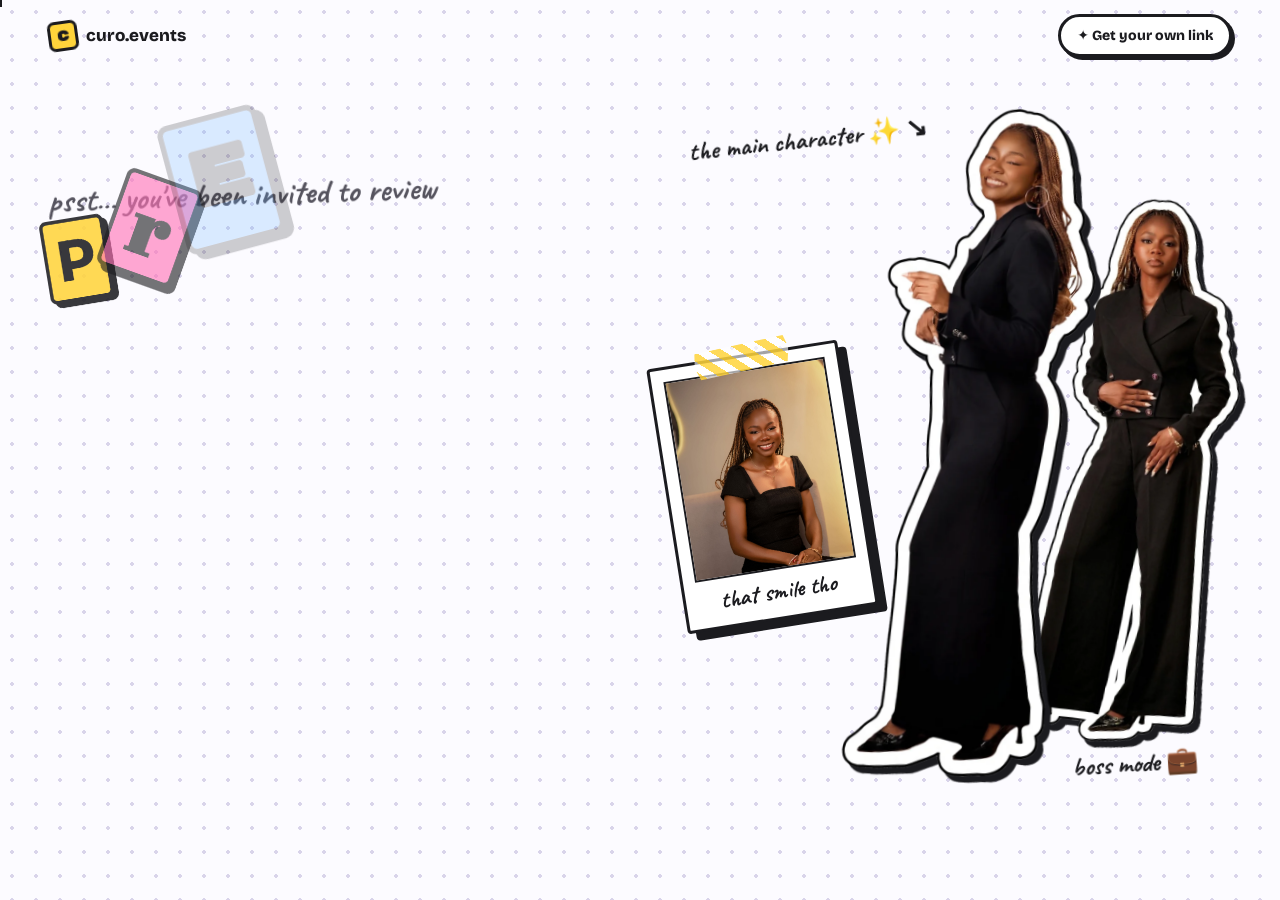
<file: index.html>
<!doctype html>
<html lang="en">
<head>
  <meta charset="utf-8" />
  <meta name="viewport" content="width=device-width, initial-scale=1, viewport-fit=cover" />
  <title>Review Precious</title>
  <meta name="description" content="Be honest. Be kind. Be funny. Precious is reading every answer on camera." />
  <meta name="theme-color" content="#FFD43B" />
  <meta property="og:title" content="Review Precious ✦ she's reading it on camera" />
  <meta property="og:description" content="How kind is she? Why is she still single? 3 minutes, anonymous if you like." />
  <meta property="og:image" content="https://precious.curo.events/assets/img/og.jpg" />
  <meta property="og:url" content="https://precious.curo.events" />
  <meta property="og:type" content="website" />
  <meta name="twitter:card" content="summary_large_image" />
  <link rel="icon" href="data:image/svg+xml,%3Csvg xmlns='http://www.w3.org/2000/svg' viewBox='0 0 64 64'%3E%3Crect x='6' y='6' width='52' height='52' rx='10' fill='%23FFD43B' stroke='%231B1B1F' stroke-width='4' transform='rotate(-8 32 32)'/%3E%3Ctext x='32' y='45' font-family='Arial Black,sans-serif' font-size='34' font-weight='900' text-anchor='middle' fill='%231B1B1F'%3EP%3C/text%3E%3C/svg%3E" />
  <link rel="preconnect" href="https://fonts.googleapis.com" />
  <link rel="preconnect" href="https://fonts.gstatic.com" crossorigin />
  <link href="https://fonts.googleapis.com/css2?family=Bricolage+Grotesque:opsz,wght@12..96,400..800&family=Caveat:wght@500..700&family=Rubik+Mono+One&family=Abril+Fatface&display=swap" rel="stylesheet" />
  <link rel="stylesheet" href="styles.css" />
</head>
<body>

  <header class="topbar">
    <a class="brand" href="#" data-home><span class="brand-tile">c</span>curo.events</a>
    <a class="pill" href="https://curo.events" target="_blank" rel="noopener" data-request-link>✦ Get your own link</a>
  </header>

  <div class="progress" aria-hidden="true"><span></span></div>

  <main id="app">
    <!-- INTRO -->
    <section class="screen intro is-active" data-screen="intro" aria-labelledby="intro-title">
      <div class="intro-grid">
        <div class="intro-copy">
          <p class="hand invite">psst… you've been invited to review</p>
          <h1 id="intro-title" class="ransom" data-ransom>Precious</h1>
          <p class="hand rules">be honest. be kind. be funny.
            <svg class="squiggle" viewBox="0 0 300 30" aria-hidden="true"><path d="M4 18c18-14 30 14 48 0s30 14 48 0 30 14 48 0 30 14 48 0 30 14 48 0" /></svg>
          </p>
          <p class="lede">She's reading every single answer <mark>on camera</mark> 🎥</p>

          <div class="sticky-note">
            <span class="tape tape-tl" aria-hidden="true"></span>
            <p class="note-title">why this exists ✏️</p>
            <p>To build deeper relationships, and to help her become a better friend, sister, partner and person <strong>to you</strong>.</p>
          </div>

          <div class="intro-cta">
            <button class="btn btn-primary" type="button" data-start>Start the review <span aria-hidden="true">→</span></button>
            <span class="hint">⏱ about 3 mins · 🤫 anonymous if you like</span>
          </div>
        </div>

        <div class="collage" aria-hidden="true">
          <img class="cutout c-hero" src="assets/img/sticker-hero.webp" alt="" fetchpriority="high" />
          <figure class="polaroid p2"><span class="tape"></span><img src="assets/img/smile.jpg" alt="" /><figcaption>that smile tho</figcaption></figure>
          <img class="cutout c-power" src="assets/img/sticker-power.webp" alt="" />
          <p class="hand cut-label l-hero">the main character ✨</p>
          <p class="hand cut-label l-power">boss mode 💼</p>

          <svg class="sticker drag d1"><use href="#st-star"/></svg>
          <svg class="sticker drag d2"><use href="#st-heart"/></svg>
          <svg class="sticker drag d3"><use href="#st-stamp"/></svg>
          <svg class="sticker drag d4"><use href="#st-bubble"/></svg>
          <svg class="sticker drag d5"><use href="#st-crown"/></svg>
          <svg class="sticker drag d6"><use href="#st-eyes"/></svg>
          <svg class="sticker drag d7"><use href="#st-bolt"/></svg>
          <svg class="sticker drag d8"><use href="#st-sparkle"/></svg>
          <p class="hand drag-hint">psst, drag the stickers ↗</p>
        </div>
      </div>

      <div class="washi" aria-hidden="true">
        <div class="washi-track">
          <span>be honest ✦ be kind ✦ be funny ✦ she's reading this on camera 🎥 ✦ is she still single?? 👀 ✦ rate her out of 10 ✦ </span>
          <span>be honest ✦ be kind ✦ be funny ✦ she's reading this on camera 🎥 ✦ is she still single?? 👀 ✦ rate her out of 10 ✦ </span>
        </div>
      </div>
    </section>

    <!-- Question screens are rendered here by app.js -->
    <div id="flow"></div>

    <!-- THANK YOU -->
    <section class="screen thanks" data-screen="thanks" aria-labelledby="thanks-title">
      <canvas class="confetti" aria-hidden="true"></canvas>
      <div class="envelope" aria-hidden="true">
        <div class="env-back"></div>
        <div class="env-letter"><span>for Precious ♥</span></div>
        <div class="env-front"></div>
        <div class="env-flap"></div>
        <div class="env-seal"><svg><use href="#st-heart"/></svg></div>
      </div>
      <h2 id="thanks-title" class="ransom ransom-sm" data-ransom>Sent!</h2>
      <p class="hand thanks-note">Precious will open this on camera. Watch out for the video 👀</p>

      <div class="cta-card">
        <span class="tape tape-tl" aria-hidden="true"></span>
        <span class="tape tape-tr" aria-hidden="true"></span>
        <svg class="sticker cta-star" aria-hidden="true"><use href="#st-star"/></svg>
        <p class="hand cta-kicker">your turn!</p>
        <h3>Want to know what <mark>your</mark> people really think of you?</h3>
        <p>Get your own personalised review link. Send it to friends, family, even clients. Read the answers whenever you like, birthday or not.</p>
        <a class="btn btn-primary" href="https://curo.events" target="_blank" rel="noopener" data-request-link>Request your own link <span aria-hidden="true">→</span></a>
      </div>
    </section>
  </main>


  <script src="https://cdnjs.cloudflare.com/ajax/libs/gsap/3.12.5/gsap.min.js"></script>
  <script src="config.js"></script>
  <script src="countries.js"></script>
  <script src="shared.js"></script>
  <script src="app.js"></script>
</body>
</html>
</file>
<file: styles.css>
:root {
  --paper: #fcfbff;
  --dot: #d9d4ea;
  --ink: #1b1b1f;
  --yellow: #ffd43b;
  --pink: #ff6fb5;
  --orange: #ff8a3d;
  --blue: #5aa9ff;
  --green: #35d49c;
  --lilac: #b8a1ff;
  --red: #ff5a5a;
  --muted: #55535e;

  --display: "Bricolage Grotesque", system-ui, sans-serif;
  --hand: "Caveat", "Comic Sans MS", cursive;
  --ease: cubic-bezier(0.2, 0.8, 0.2, 1);
  --b: 3px solid var(--ink);
  --gutter: clamp(16px, 4vw, 48px);
}

*, *::before, *::after { box-sizing: border-box; }
html { -webkit-text-size-adjust: 100%; }
body {
  margin: 0;
  min-height: 100svh;
  color: var(--ink);
  background-color: var(--paper);
  background-image: radial-gradient(var(--dot) 1.6px, transparent 1.7px);
  background-size: 24px 24px;
  font-family: var(--display);
  font-size: 17px;
  line-height: 1.5;
  overflow-x: hidden;
  -webkit-font-smoothing: antialiased;
}
img { display: block; max-width: 100%; }
button { font: inherit; color: inherit; cursor: pointer; }
::selection { background: var(--yellow); }
:focus-visible { outline: 3px dashed var(--blue); outline-offset: 4px; }
mark {
  background: linear-gradient(100deg, transparent 2%, var(--yellow) 4%, var(--yellow) 96%, transparent 98%);
  padding: 0 0.2em; margin: 0 -0.1em; color: inherit;
  box-decoration-break: clone; -webkit-box-decoration-break: clone;
}
.hand { font-family: var(--hand); font-weight: 700; }

/* Washi tape pieces */
.tape {
  position: absolute; width: 96px; height: 28px; z-index: 3;
  background: repeating-linear-gradient(45deg, rgba(255, 111, 181, 0.75) 0 8px, rgba(255, 255, 255, 0.6) 8px 16px);
  box-shadow: 0 1px 2px rgba(0, 0, 0, 0.12);
  clip-path: polygon(3% 0, 97% 4%, 100% 50%, 96% 100%, 4% 96%, 0 50%);
}
.tape-tl { top: -12px; left: 18px; transform: rotate(-8deg); }
.tape-tr { top: -12px; right: 18px; transform: rotate(7deg); background: repeating-linear-gradient(-45deg, rgba(90, 169, 255, 0.75) 0 8px, rgba(255, 255, 255, 0.6) 8px 16px); }

/* Top bar */
.topbar {
  position: fixed; top: 0; left: 0; right: 0; z-index: 40;
  display: flex; justify-content: space-between; align-items: center;
  padding: 14px var(--gutter);
  padding-top: max(14px, env(safe-area-inset-top));
  pointer-events: none;
}
.topbar > * { pointer-events: auto; }
.brand { display: inline-flex; align-items: center; gap: 8px; font-weight: 800; font-size: 17px; color: var(--ink); text-decoration: none; }
.brand-tile {
  display: grid; place-items: center; width: 30px; height: 30px;
  background: var(--yellow); border: var(--b); border-radius: 7px;
  font-family: "Rubik Mono One", sans-serif; font-size: 14px; transform: rotate(-8deg);
}
.pill {
  display: inline-block; color: var(--ink); text-decoration: none;
  background: #fff; border: var(--b); border-radius: 999px;
  padding: 8px 16px; font-size: 14px; font-weight: 800;
  box-shadow: 3px 3px 0 var(--ink);
  transition: transform 0.2s var(--ease), box-shadow 0.2s var(--ease), background 0.2s;
}
.pill:hover { background: var(--yellow); transform: translate(-2px, -2px) rotate(-2deg); box-shadow: 5px 5px 0 var(--ink); }

.progress { position: fixed; left: 0; right: 0; top: 0; height: 7px; z-index: 41; }
.progress span {
  display: block; height: 100%; width: 0;
  background: repeating-linear-gradient(-45deg, var(--pink) 0 10px, var(--yellow) 10px 20px);
  border-bottom: 2px solid var(--ink); border-right: 2px solid var(--ink);
  transition: width 0.6s var(--ease);
}

/* Screens */
.screen { display: none; min-height: 100svh; padding: 92px var(--gutter) 48px; position: relative; }
.screen.is-active { display: flex; flex-direction: column; }

/* Buttons */
.btn {
  color: var(--ink); text-decoration: none;
  display: inline-flex; align-items: center; gap: 10px;
  border: var(--b); border-radius: 14px;
  padding: 15px 26px;
  font-weight: 800; font-size: 18px;
  background: #fff;
  box-shadow: 5px 5px 0 var(--ink);
  transition: transform 0.18s var(--ease), box-shadow 0.18s var(--ease), background 0.2s;
}
.btn span { transition: transform 0.25s var(--ease); display: inline-block; }
.btn:hover { transform: translate(-2px, -2px) rotate(-1deg); box-shadow: 7px 7px 0 var(--ink); }
.btn:hover span { transform: translateX(4px) rotate(-10deg); }
.btn:active { transform: translate(3px, 3px); box-shadow: 1px 1px 0 var(--ink); }
.btn-primary { background: var(--pink); }
.btn-ghost {
  border: 0; box-shadow: none; background: transparent; padding: 15px 10px;
  font-family: var(--hand); font-size: 24px; font-weight: 700; text-decoration: underline wavy; text-underline-offset: 6px;
}
.btn-ghost:hover { box-shadow: none; transform: rotate(-3deg); }
.btn-block { width: 100%; justify-content: center; }
.btn:disabled { opacity: 0.4; pointer-events: none; }

.sticker { position: absolute; width: 80px; height: 80px; z-index: 4; filter: drop-shadow(3px 4px 0 rgba(27, 27, 31, 0.22)); }

/* ---------- INTRO ---------- */
.intro { padding-bottom: 0; overflow: hidden; }
.intro-grid {
  flex: 1; display: grid; grid-template-columns: 1fr 1fr;
  gap: clamp(16px, 4vw, 64px); align-items: center;
  max-width: 1320px; width: 100%; margin: 0 auto;
}
.intro-copy { position: relative; z-index: 5; }
.invite { font-size: clamp(26px, 2.6vw, 34px); margin: 0 0 10px; transform: rotate(-2deg); transform-origin: left; color: var(--muted); }

/* Ransom-note letters */
.ransom { margin: 0; display: flex; flex-wrap: nowrap; gap: 1.2cqi; line-height: 1; container-type: inline-size; width: 100%; max-width: 640px; }
.ransom-sm { max-width: 400px; margin-inline: auto; }
.ransom .tile {
  flex: 1 1 0; min-width: 0;
  display: grid; place-items: center;
  aspect-ratio: 0.82;
  font-size: calc(9.6cqi * var(--k, 1));
  border: var(--b); border-radius: 6px;
  box-shadow: 4px 4px 0 var(--ink);
  will-change: transform;
}
.ransom-sm .tile { font-size: calc(13cqi * var(--k, 1)); }
.ransom .f0 { font-family: var(--display); font-weight: 800; }
.ransom .f1 { font-family: "Abril Fatface", serif; }
.ransom .f2 { font-family: "Rubik Mono One", sans-serif; font-size: calc(7.6cqi * var(--k, 1)); }
.ransom .f3 { font-family: var(--hand); font-weight: 700; font-size: calc(12cqi * var(--k, 1)); }
.ransom-sm .f2 { font-size: calc(10cqi * var(--k, 1)); }
.ransom-sm .f3 { font-size: calc(16cqi * var(--k, 1)); }

.rules { position: relative; display: inline-block; font-size: clamp(30px, 3vw, 40px); margin: 22px 0 0; transform: rotate(-1.5deg); }
.squiggle { position: absolute; left: 0; bottom: -10px; width: 100%; height: 16px; overflow: visible; }
.squiggle path { fill: none; stroke: var(--pink); stroke-width: 6; stroke-linecap: round; }
.lede { font-size: clamp(19px, 1.7vw, 23px); font-weight: 600; margin: 18px 0 0; max-width: 40ch; }
.lede mark { white-space: nowrap; }

.sticky-note {
  position: relative; margin: 30px 0 0; max-width: 420px;
  background: var(--yellow); border: var(--b); border-radius: 4px;
  padding: 22px 22px 18px;
  box-shadow: 6px 6px 0 var(--ink);
  transform: rotate(-1.8deg);
  font-size: 16px;
}
.sticky-note p { margin: 0; }
.note-title { font-family: var(--hand); font-weight: 700; font-size: 28px; line-height: 1; margin-bottom: 6px !important; }
.intro-cta { display: flex; flex-wrap: wrap; align-items: center; gap: 14px 20px; margin-top: 34px; }
.hint { font-size: 15px; font-weight: 600; color: var(--muted); }

.collage { position: relative; height: min(76svh, 700px); }
.polaroid {
  position: absolute; margin: 0;
  background: #fff; border: var(--b); border-radius: 4px;
  padding: 12px 12px 0;
  box-shadow: 8px 8px 0 var(--ink);
}
.polaroid img { width: 100%; aspect-ratio: 4 / 5; object-fit: cover; border: 2px solid var(--ink); }
.polaroid figcaption { font-family: var(--hand); font-weight: 700; font-size: 24px; text-align: center; padding: 6px 0 10px; line-height: 1.3; }
.polaroid .tape { top: -14px; left: 50%; margin-left: -48px; transform: rotate(-4deg); }
.cutout { position: absolute; width: auto; max-width: none; filter: drop-shadow(6px 6px 0 var(--ink)); pointer-events: none; }
.c-hero { height: 98%; left: 34%; top: 0; transform: rotate(3deg); z-index: 3; }
.c-power { height: 80%; right: 0; top: 13%; transform: rotate(6deg); z-index: 1; }
.cut-label { position: absolute; margin: 0; font-size: 26px; line-height: 1.2; z-index: 6; white-space: nowrap; }
.l-hero { top: 2%; left: 4%; transform: rotate(-6deg); }
.l-hero::after { content: " ↘"; }
.l-power { top: 92%; right: 6%; transform: rotate(-3deg); }
.p2 { width: 34%; left: 0; top: 36%; transform: rotate(-9deg); z-index: 3; }
.p2 img { object-position: 50% 16%; }
.p2 .tape { background: repeating-linear-gradient(45deg, rgba(255, 212, 59, 0.85) 0 8px, rgba(255, 255, 255, 0.6) 8px 16px); }

.drag { cursor: grab; touch-action: none; user-select: none; -webkit-user-select: none; }
.drag:active { cursor: grabbing; }
.drag.dragging { filter: drop-shadow(8px 12px 0 rgba(27, 27, 31, 0.25)); z-index: 10; }
.d1 { top: 14%; left: 14%; width: 84px; height: 84px; }
.d2 { bottom: 20%; right: 0; width: 76px; height: 76px; }
.d3 { bottom: 4%; left: 30%; width: 116px; height: 116px; }
.d4 { top: 0; right: 0; width: 130px; height: 94px; }
.d5 { top: 30%; left: 4%; width: 96px; height: 72px; }
.d6 { bottom: 3%; right: 34%; width: 84px; height: 50px; }
.d7 { bottom: 12%; right: 30%; width: 50px; height: 76px; }
.d8 { top: 0; left: 62%; width: 52px; height: 52px; }
.drag-hint { position: absolute; bottom: -34px; left: 2%; margin: 0; font-size: 24px; color: var(--muted); transform: rotate(-4deg); z-index: 6; }

.washi {
  margin: 28px calc(var(--gutter) * -1) 0;
  overflow: hidden; white-space: nowrap;
  background: repeating-linear-gradient(90deg, rgba(255, 212, 59, 0.9) 0 40px, rgba(255, 228, 120, 0.9) 40px 80px);
  border-top: var(--b); border-bottom: var(--b);
  font-family: var(--hand); font-weight: 700; font-size: clamp(24px, 2.4vw, 32px);
  padding: 6px 0 8px;
  transform: rotate(-1.5deg) scale(1.03);
}
.washi-track { display: inline-flex; animation: marquee 30s linear infinite; }
.washi-track span { padding-right: 0.5em; }
@keyframes marquee { to { transform: translateX(-50%); } }

/* ---------- QUESTION SCREENS ---------- */
.q-screen { justify-content: center; padding-bottom: 80px; }
.q-wrap { width: 100%; max-width: 760px; margin: 0 auto; position: relative; }
.q-count { display: flex; align-items: flex-end; gap: 10px; margin-bottom: 18px; flex-wrap: wrap; }
.label-tape {
  display: inline-block; background: var(--ink); color: #fff;
  font-family: "Rubik Mono One", sans-serif; font-size: 12px; letter-spacing: 0.08em;
  padding: 7px 12px 6px; border-radius: 3px; transform: rotate(-2deg);
}
.label-tape.alt { background: #fff; color: var(--ink); border: 2px solid var(--ink); transform: rotate(1.5deg); }

.scrap {
  position: relative;
  background: var(--scrap, var(--yellow));
  border: var(--b); border-radius: 6px;
  padding: clamp(26px, 4vw, 40px) clamp(20px, 3.4vw, 36px);
  box-shadow: 8px 8px 0 var(--ink);
  transform: rotate(var(--tilt, -1deg));
}
.q-title {
  font-family: var(--display); font-weight: 800;
  font-size: clamp(1.9rem, 4.8vw, 3.3rem);
  line-height: 1.22; letter-spacing: -0.02em;
  margin: 0; text-wrap: balance;
}
.q-title small { font-size: 0.58em; font-weight: 700; opacity: 0.8; white-space: nowrap; }
.q-title em {
  font-style: normal;
  background: #fff; border: 2.5px solid var(--ink); border-radius: 8px;
  padding: 0 0.16em; box-shadow: 3px 3px 0 var(--ink);
  box-decoration-break: clone; -webkit-box-decoration-break: clone;
}
.mini-pol {
  position: relative; margin: 0 0 -26px auto; z-index: 3; flex: 0 0 auto;
  width: clamp(72px, 10vw, 104px);
  background: #fff; border: var(--b); border-radius: 3px; padding: 5px 5px 14px;
  box-shadow: 4px 4px 0 var(--ink); transform: rotate(6deg);
}
.mini-pol img { width: 100%; aspect-ratio: 1; object-fit: cover; object-position: 50% 14%; border: 2px solid var(--ink); }
.mini-pol .slap { position: absolute; width: 58px; height: 58px; left: -30px; bottom: -16px; }
.q-sub { font-weight: 600; margin: 18px 0 0; }

.answer { margin-top: 28px; }
.paper {
  background-color: #fff;
  background-image: repeating-linear-gradient(transparent 0 43px, #c9dcff 43px 45px);
  border: var(--b); border-radius: 6px;
  box-shadow: 5px 5px 0 var(--ink);
  padding: 6px 18px 4px;
  transform: rotate(0.6deg);
  position: relative;
}
.paper::before { content: ""; position: absolute; top: 0; bottom: 0; left: 44px; border-left: 2px solid rgba(255, 90, 90, 0.5); }
.input-line, .input-area {
  width: 100%; background: transparent; border: 0; outline: none; color: var(--ink);
  font-family: var(--hand); font-weight: 600; font-size: 32px; line-height: 45px;
  padding: 0 0 0 36px; display: block;
}
.input-area { resize: none; min-height: 135px; overflow: hidden; }
.input-line::placeholder, .input-area::placeholder { color: var(--muted); opacity: 0.85; }
.input-line:disabled { opacity: 0.35; }

.toggle { display: inline-flex; align-items: center; gap: 12px; margin-top: 22px; font-size: 17px; font-weight: 700; cursor: pointer; user-select: none; }
.toggle input { position: absolute; opacity: 0; pointer-events: none; }
.toggle .track { width: 52px; height: 30px; border-radius: 999px; background: #fff; border: var(--b); position: relative; transition: background 0.25s; box-shadow: 2px 2px 0 var(--ink); }
.toggle .track::after { content: ""; position: absolute; top: 3px; left: 3px; width: 18px; height: 18px; border-radius: 50%; background: var(--ink); transition: transform 0.3s var(--ease); }
.toggle input:checked + .track { background: var(--green); }
.toggle input:checked + .track::after { transform: translateX(22px); }
.toggle input:focus-visible + .track { outline: 3px dashed var(--blue); outline-offset: 3px; }

/* Relationship stickers */
.rel-grid { display: grid; grid-template-columns: repeat(auto-fit, minmax(min(100%, 250px), 1fr)); gap: 14px; margin-top: 30px; }
.rel-card {
  display: flex; align-items: center; gap: 14px; text-align: left; width: 100%;
  min-height: 72px; padding: 14px 18px;
  background: #fff; border: var(--b); border-radius: 16px;
  font-weight: 800; font-size: clamp(17px, 1.6vw, 19px); line-height: 1.2;
  box-shadow: 4px 4px 0 var(--ink);
  transition: transform 0.18s var(--ease), box-shadow 0.18s var(--ease), background 0.18s;
}
.rel-card .emo {
  flex: 0 0 auto; display: grid; place-items: center; width: 46px; height: 46px; border-radius: 12px;
  background: var(--c, var(--yellow)); border: 2.5px solid var(--ink); font-size: 26px; line-height: 1;
}
.rel-card:hover { transform: translate(-2px, -2px); box-shadow: 6px 6px 0 var(--ink); background: #fffdf2; }
.rel-card[aria-pressed="true"] { background: var(--ink); color: #fff; box-shadow: 6px 6px 0 var(--pink); }
.rel-card[aria-pressed="true"] .emo { border-color: #fff; }

/* Location + year */
.field-grid { display: grid; gap: 10px; margin-top: 28px; }
.f-label { font-weight: 800; font-size: 15px; margin-top: 8px; }
.select-wrap { position: relative; }
.select-wrap::after { content: "▾"; position: absolute; right: 18px; top: 50%; transform: translateY(-50%); font-size: 20px; pointer-events: none; }
.big-select {
  width: 100%; appearance: none; -webkit-appearance: none; font: inherit; font-size: 19px; font-weight: 700; color: var(--ink);
  background: #fff; border: var(--b); border-radius: 12px; padding: 15px 48px 15px 16px; box-shadow: 4px 4px 0 var(--ink); cursor: pointer;
}
.big-select:focus { outline: 3px dashed var(--blue); outline-offset: 3px; }
.field-grid .answer { margin-top: 0; }
.ydrop { position: relative; }
.ydrop-btn {
  width: 100%; display: flex; justify-content: space-between; align-items: center;
  background: #fff; border: var(--b); border-radius: 12px; padding: 15px 18px; box-shadow: 4px 4px 0 var(--ink);
  font-size: 19px; font-weight: 700; text-align: left;
}
.ydrop-btn b { font-size: 20px; transition: transform 0.2s; }
.ydrop-btn[aria-expanded="true"] b { transform: rotate(180deg); }
.ydrop-pop {
  position: absolute; left: 0; right: 0; top: calc(100% + 10px); z-index: 20;
  background: #fff; border: var(--b); border-radius: 14px; box-shadow: 6px 6px 0 var(--ink); padding: 10px;
}
.ydrop-list { list-style: none; margin: 0; padding: 2px; max-height: 260px; overflow: auto; display: grid; grid-template-columns: repeat(auto-fill, minmax(76px, 1fr)); gap: 6px; outline: none; }
.ydrop-list li {
  text-align: center; padding: 10px 4px; border-radius: 10px; border: 2px solid transparent;
  font-weight: 700; font-size: 16px; cursor: pointer; background: var(--paper);
}
.ydrop-list li.wide { grid-column: span 2; }
.ydrop-list li:hover, .ydrop-list li:focus { border-color: var(--ink); background: var(--yellow); outline: none; }
.ydrop-list li[aria-selected="true"] { background: var(--ink); color: #fff; }

/* Rating bubbles */
.rating { display: grid; grid-template-columns: repeat(10, 1fr); gap: 10px; margin-top: 30px; }
.rate-btn {
  width: 100%; aspect-ratio: 1; border-radius: 50%;
  background: #fff; border: var(--b);
  font-weight: 800; font-size: clamp(18px, 2.2vw, 24px);
  box-shadow: 3px 3px 0 var(--ink);
  transition: transform 0.18s var(--ease), background 0.18s, box-shadow 0.18s;
}
.rate-btn:hover { transform: translateY(-4px) rotate(-6deg); }
.rate-btn.is-lit { background: var(--c); }
.rate-btn[aria-checked="true"] { transform: scale(1.22) rotate(-8deg); box-shadow: 4px 4px 0 var(--ink); z-index: 2; }
.rate-scale { display: flex; justify-content: space-between; font-family: var(--hand); font-weight: 700; font-size: 22px; color: var(--muted); margin-top: 10px; }
.reaction { margin-top: 20px; min-height: 70px; display: flex; align-items: center; gap: 14px; font-family: var(--hand); font-weight: 700; font-size: clamp(28px, 3vw, 36px); }
.reaction .big {
  display: inline-grid; place-items: center; min-width: 70px; height: 70px; padding: 0 10px;
  background: var(--ink); color: #fff; border-radius: 12px;
  font-family: "Rubik Mono One", sans-serif; font-size: 30px; transform: rotate(-6deg);
}

.q-actions { display: flex; align-items: center; gap: 10px; margin-top: 30px; flex-wrap: wrap; }
.q-actions .key-hint { margin-left: auto; font-family: var(--hand); font-weight: 700; font-size: 22px; color: var(--muted); }
.q-back { position: absolute; left: var(--gutter); bottom: 22px; background: none; border: 0; font-family: var(--hand); font-weight: 700; font-size: 24px; color: var(--muted); padding: 6px 0; }
.q-back:hover { color: var(--ink); transform: rotate(-3deg); }

.review-list { list-style: none; padding: 0; margin: 24px 0 0; max-height: 44svh; overflow: auto; background: #fff; border: var(--b); border-radius: 8px; box-shadow: 5px 5px 0 var(--ink); }
.review-list li { display: grid; grid-template-columns: 1fr auto; gap: 16px; padding: 12px 16px; border-bottom: 2px dashed var(--dot); font-size: 15px; }
.review-list li:last-child { border-bottom: 0; }
.review-list .rq { color: var(--muted); font-weight: 500; }
.review-list .ra { font-family: var(--hand); font-weight: 700; font-size: 22px; line-height: 1.1; text-align: right; max-width: 20ch; line-height: 1.3; overflow: hidden; text-overflow: ellipsis; white-space: nowrap; }
.review-list button { background: none; border: 0; padding: 0; text-align: left; }
.review-list button:hover .rq { color: var(--ink); text-decoration: underline wavy var(--pink); }
.form-error { display: inline-block; background: #c62828; color: #fff; font-weight: 700; font-size: 15px; margin: 16px 0 0; padding: 6px 12px; border: 2px solid var(--ink); border-radius: 8px; transform: rotate(-1deg); }
.form-error[hidden] { display: none; }

/* ---------- THANKS ---------- */
.thanks { align-items: center; text-align: center; justify-content: center; overflow: hidden; }
.confetti { position: fixed; inset: 0; width: 100%; height: 100%; pointer-events: none; z-index: 30; }
.thanks .ransom { justify-content: center; margin-top: 26px; }
.thanks-note { font-size: clamp(26px, 3vw, 34px); margin: 14px auto 0; max-width: 24ch; line-height: 1.3; transform: rotate(-1deg); }

.envelope { position: relative; width: 230px; height: 156px; margin-top: 10px; perspective: 800px; }
.env-back, .env-front, .env-flap, .env-letter { position: absolute; left: 0; width: 100%; }
.env-back { inset: 0; height: 100%; background: var(--blue); border: var(--b); border-radius: 10px; }
.env-letter {
  left: 9%; width: 82%; height: 124px; bottom: 10px;
  background: #fff; border: 2.5px solid var(--ink); border-radius: 4px;
  display: grid; place-items: start center; padding-top: 14px;
  font-family: var(--hand); font-weight: 700; font-size: 24px;
}
.env-front {
  bottom: 0; height: 100%;
  background: var(--yellow);
  clip-path: polygon(0 0, 50% 55%, 100% 0, 100% 100%, 0 100%);
  border-radius: 10px;
  box-shadow: inset 0 0 0 3px var(--ink);
}
.env-flap { top: 0; height: 60%; background: var(--pink); clip-path: polygon(0 0, 100% 0, 50% 100%); transform-origin: top center; }
.env-seal { position: absolute; left: 50%; top: 50%; width: 58px; height: 58px; margin: -29px 0 0 -29px; z-index: 4; }
.env-seal svg { width: 100%; height: 100%; }

.cta-card {
  position: relative; margin-top: 52px; max-width: 580px; width: 100%; text-align: left;
  background: var(--green); border: var(--b); border-radius: 8px;
  padding: 32px 30px 30px; box-shadow: 10px 10px 0 var(--ink); transform: rotate(-1deg);
}
.cta-kicker { font-size: 30px; margin: 0; line-height: 1; transform: rotate(-3deg); transform-origin: left; }
.cta-card h3 { font-weight: 800; font-size: clamp(26px, 3.4vw, 36px); line-height: 1.18; margin: 8px 0 12px; letter-spacing: -0.02em; }
.cta-card p { margin: 0 0 24px; font-weight: 500; }
.cta-card .btn-primary { background: #fff; }
.cta-star { top: -36px; right: 14px; width: 72px; height: 72px; }

/* ---------- RESPONSIVE ---------- */
@media (max-width: 900px) {
  .screen { padding-top: 76px; }
  .intro-grid { grid-template-columns: 1fr; gap: 14px; }
  .collage { order: -1; height: 92vw; max-height: 480px; margin: 8px 0 6px; }
  .polaroid { padding: 7px 7px 0; box-shadow: 5px 5px 0 var(--ink); }
  .polaroid figcaption { font-size: 17px; padding: 3px 0 6px; }
  .polaroid .tape { width: 70px; height: 22px; margin-left: -35px; }
  .p2 { width: 32%; top: 30%; }
  .cut-label { font-size: 18px; }
  .sticker.drag { scale: 0.68; }
  .drag-hint { font-size: 19px; bottom: -14px; }
  .ransom { gap: 4px; }
  .ransom .tile { box-shadow: 3px 3px 0 var(--ink); border-width: 2.5px; }
  .d5 { top: 12%; left: 2%; }
  .d3 { top: auto; bottom: -9%; left: 36%; }
  .d6, .d7 { display: none; }
  .intro-cta { margin-bottom: 8px; }
  .rating { grid-template-columns: repeat(5, 1fr); gap: 12px; }
  .mini-pol { width: 64px; padding: 4px 4px 11px; margin-bottom: -20px; }
  .q-actions .key-hint { display: none; }
  .q-back { bottom: 12px; }
}
@media (max-width: 420px) {
  .rel-grid { gap: 12px; }
  .pill { padding: 7px 12px; font-size: 13px; }
  .brand { font-size: 15px; }
  .input-line, .input-area { font-size: 28px; }
}

@media (prefers-reduced-motion: reduce) {
  *, *::before, *::after { animation-duration: 0.001ms !important; animation-iteration-count: 1 !important; transition-duration: 0.001ms !important; }
}
</file>
